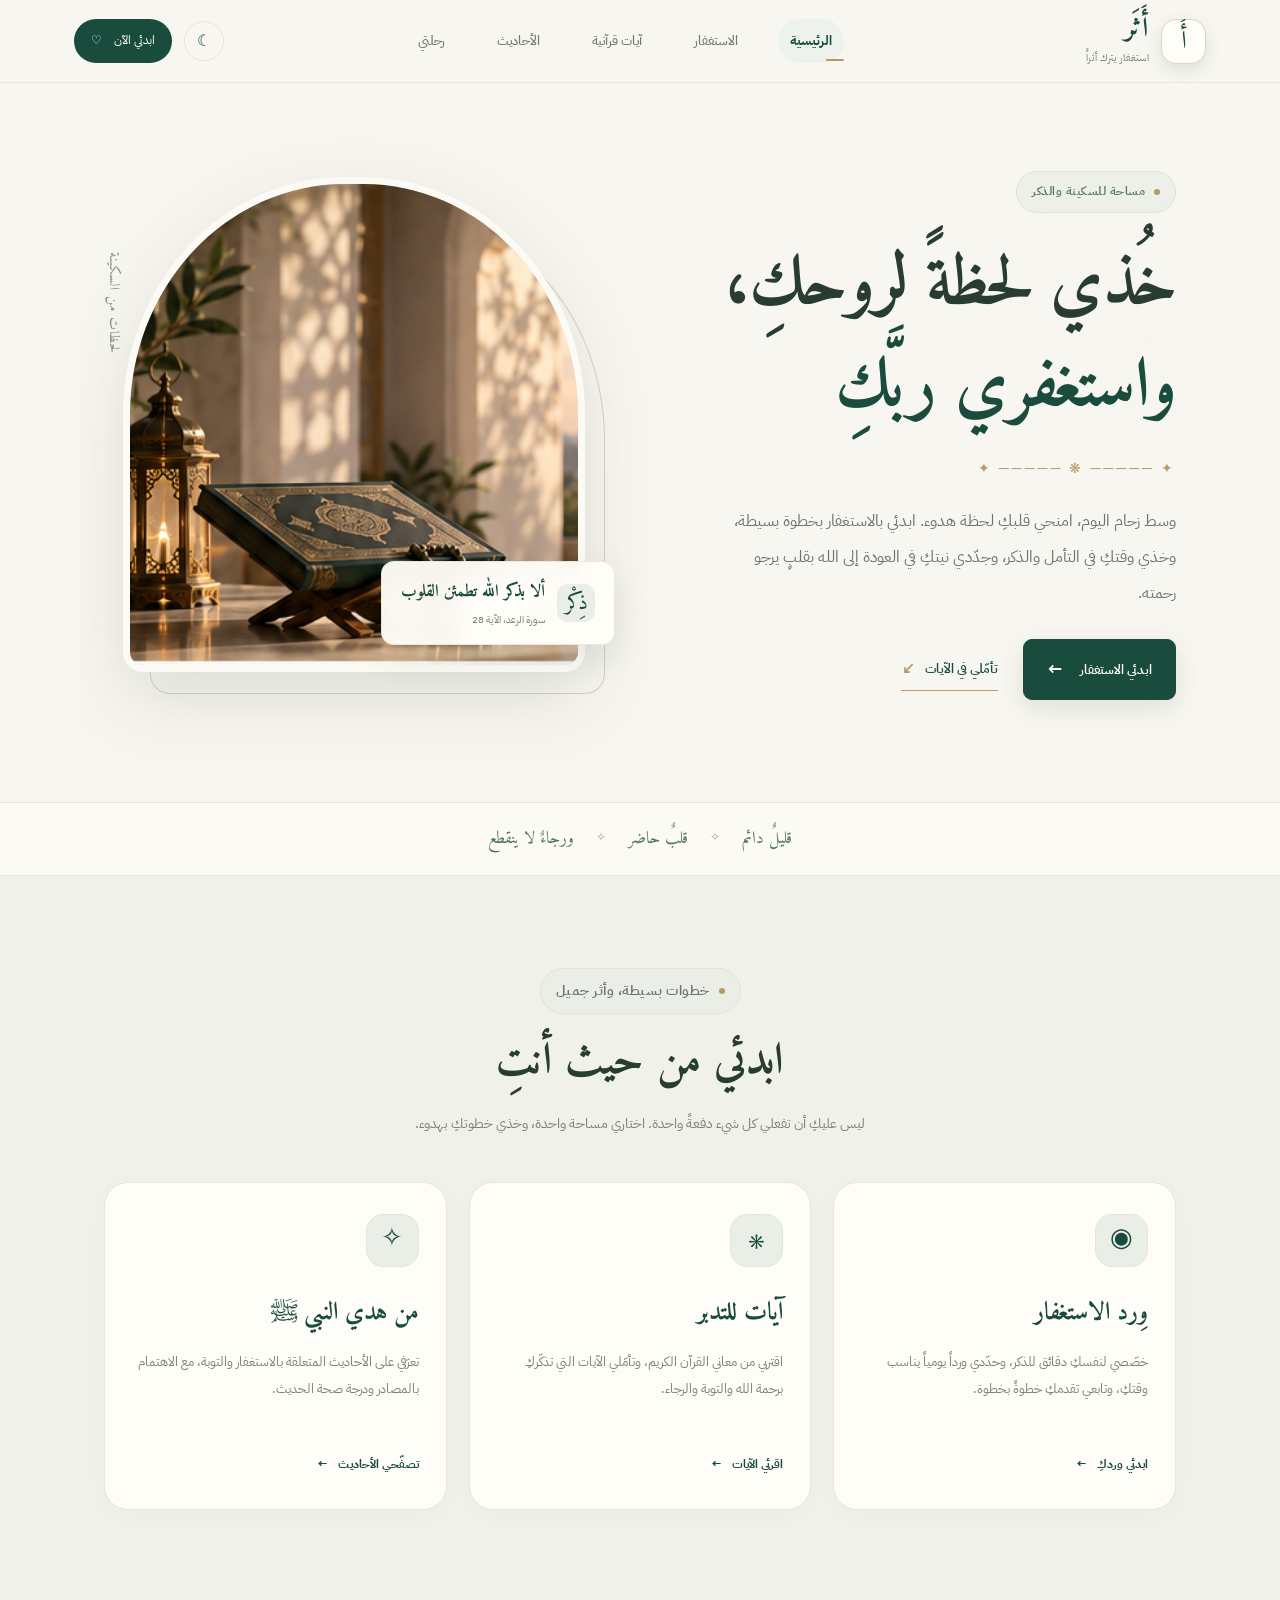
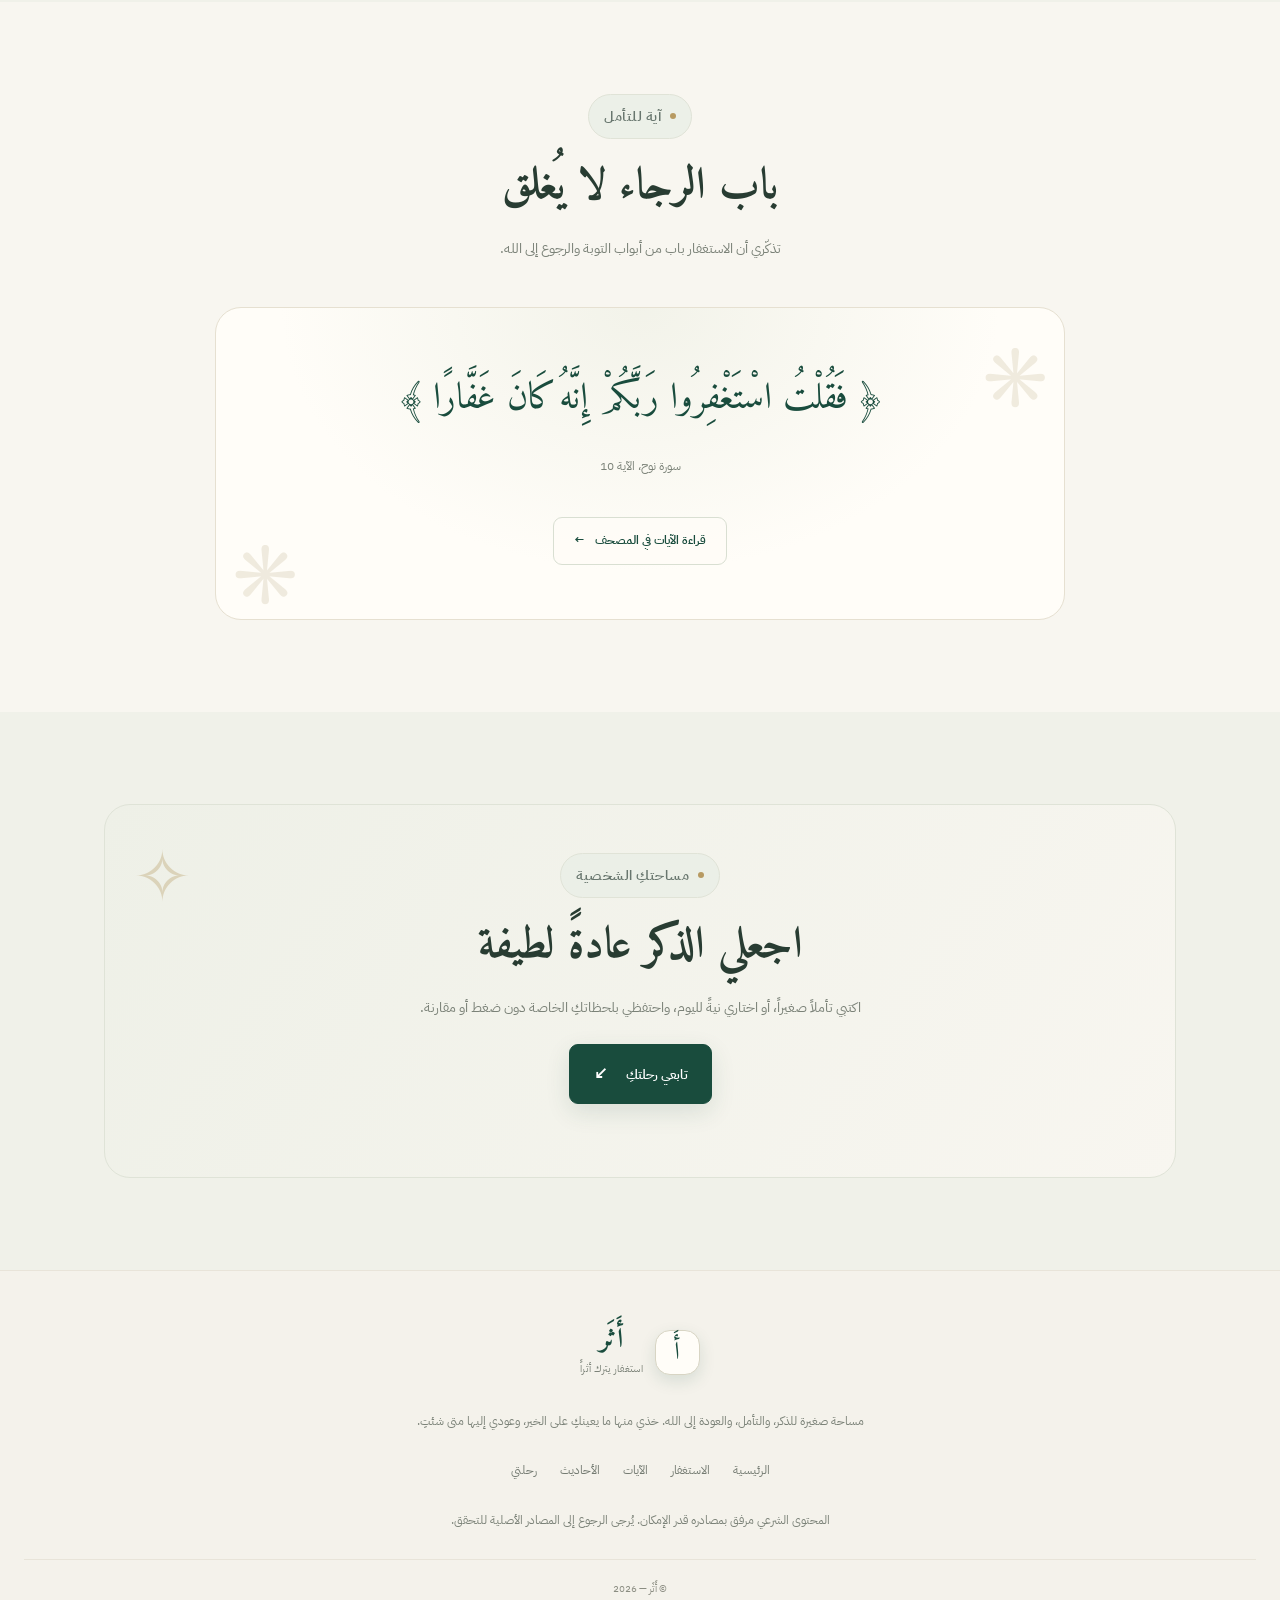
<file: index.html>
<!doctype html>
<html lang="ar" dir="rtl">
<head>
  <meta charset="utf-8">
  <meta name="viewport" content="width=device-width, initial-scale=1">
  <meta name="theme-color" content="#194c3d">
  <meta name="description" content="أَثَر — مساحة هادئة للاستغفار والتدبر والذكر، والعودة إلى الله بقلب مطمئن.">

  <title>أَثَر | استغفار يترك أثراً</title>

  <link rel="preconnect" href="https://fonts.googleapis.com">
  <link rel="preconnect" href="https://fonts.gstatic.com" crossorigin>
  <link href="https://fonts.googleapis.com/css2?family=Amiri:wght@400;700&family=IBM+Plex+Sans+Arabic:wght@400;500;600;700&display=swap" rel="stylesheet">

  <link rel="stylesheet" href="styles.css">

  <style>
    /* =========================================
       ATHAR — Peaceful Homepage Design
       ========================================= */

    :root {
      --athar-green: #194c3d;
      --athar-deep: #12382e;
      --athar-light-green: #547765;
      --athar-sage: #e9eee6;
      --athar-cream: #f8f6f0;
      --athar-paper: #fffdf8;
      --athar-gold: #b79a62;
      --athar-ink: #283c32;
      --athar-muted: #7b8278;
      --athar-line: #e8e4d9;
      --athar-radius: 24px;
      --athar-shadow: 0 18px 55px rgba(28, 59, 43, .08);
    }

    html {
      scroll-behavior: smooth;
      scroll-padding-top: 100px;
    }

    body {
      margin: 0;
      background: var(--athar-cream);
      color: var(--athar-ink);
      font-family: "IBM Plex Sans Arabic", sans-serif;
      -webkit-font-smoothing: antialiased;
    }

    body,
    button,
    input,
    textarea {
      font-family: "IBM Plex Sans Arabic", sans-serif;
    }

    a {
      text-decoration: none;
    }

    button,
    a {
      -webkit-tap-highlight-color: transparent;
    }

    .container {
      width: min(1160px, calc(100% - 48px));
      margin-inline: auto;
    }

    /* Navigation */

    .site-header {
      position: sticky;
      top: 0;
      z-index: 100;
      background: rgba(248, 246, 240, .92);
      border-bottom: 1px solid rgba(232, 228, 217, .8);
      backdrop-filter: blur(18px);
      -webkit-backdrop-filter: blur(18px);
    }

    .header-inner {
      width: min(1240px, calc(100% - 48px));
      min-height: 82px;
      margin-inline: auto;
      display: flex;
      align-items: center;
      justify-content: space-between;
      gap: 24px;
    }

    .brand {
      display: inline-flex;
      align-items: center;
      gap: 12px;
      color: var(--athar-green);
      flex-shrink: 0;
    }

    .brand-mark {
      width: 45px;
      height: 45px;
      display: grid;
      place-items: center;
      border: 1px solid #d8d5c4;
      border-radius: 15px;
      background: var(--athar-paper);
      font-family: "Amiri", serif;
      font-size: 25px;
      color: var(--athar-green);
    }

    .brand strong,
    .brand small {
      display: block;
    }

    .brand strong {
      font-family: "Amiri", serif;
      font-size: 27px;
      line-height: 1.1;
    }

    .brand small {
      margin-top: 4px;
      color: var(--athar-muted);
      font-size: 10px;
    }

    .nav {
      display: flex;
      align-items: center;
      justify-content: center;
      gap: clamp(14px, 2.2vw, 30px);
    }

    .nav a {
      position: relative;
      padding-block: 10px;
      color: #747b72;
      font-size: 13px;
      font-weight: 500;
      transition: color .25s ease;
    }

    .nav a:hover,
    .nav a.active {
      color: var(--athar-green);
    }

    .nav a.active::after {
      content: "";
      position: absolute;
      bottom: 2px;
      right: 0;
      width: 18px;
      height: 2px;
      border-radius: 10px;
      background: var(--athar-gold);
    }

    .header-actions {
      display: flex;
      align-items: center;
      gap: 12px;
    }

    .icon-btn {
      width: 40px;
      height: 40px;
      display: grid;
      place-items: center;
      border: 1px solid var(--athar-line);
      border-radius: 50%;
      background: transparent;
      color: var(--athar-green);
      cursor: pointer;
      transition: background .2s ease;
    }

    .icon-btn:hover {
      background: var(--athar-sage);
    }

    .small-cta {
      padding: 11px 17px;
      border-radius: 30px;
      background: var(--athar-green);
      color: white;
      font-size: 12px;
      transition: background .25s, transform .25s;
    }

    .small-cta:hover {
      background: var(--athar-deep);
      transform: translateY(-2px);
    }

    .menu-toggle {
      display: none;
      border: 0;
      background: transparent;
      color: var(--athar-green);
      font-size: 25px;
      cursor: pointer;
    }

    /* Hero */

    .home-hero {
      position: relative;
      isolation: isolate;
      min-height: 650px;
      display: grid;
      grid-template-columns: 1.03fr .97fr;
      align-items: center;
      gap: clamp(35px, 6vw, 88px);
      padding-top: 68px;
      padding-bottom: 82px;
    }

    .home-hero::before {
      content: "";
      position: absolute;
      z-index: -1;
      width: 390px;
      height: 390px;
      top: 65px;
      right: -145px;
      border-radius: 50%;
      background: radial-gradient(
        circle,
        rgba(220, 225, 208, .44),
        rgba(248, 246, 240, 0) 70%
      );
      pointer-events: none;
    }

    .hero-copy {
      max-width: 535px;
      padding-block: 20px;
    }

    .eyebrow {
      display: inline-flex;
      align-items: center;
      gap: 9px;
      width: fit-content;
      margin: 0 0 22px;
      padding: 9px 15px;
      border: 1px solid #e0e3d7;
      border-radius: 40px;
      background: rgba(233, 238, 230, .75);
      color: var(--athar-light-green);
      font-size: 12px;
      font-weight: 600;
    }

    .eyebrow::before {
      content: "";
      width: 6px;
      height: 6px;
      border-radius: 50%;
      background: var(--athar-gold);
    }

    .home-hero h1 {
      margin: 0;
      color: var(--athar-ink);
      font-family: "Amiri", serif;
      font-size: clamp(49px, 5.4vw, 76px);
      font-weight: 700;
      line-height: 1.48;
      letter-spacing: -.8px;
    }

    .home-hero h1 em {
      display: inline-block;
      color: var(--athar-green);
      font-style: normal;
    }

    .ornament {
      margin: 17px 0 22px;
      color: var(--athar-gold);
      font-size: 14px;
      letter-spacing: 3px;
    }

    .intro {
      max-width: 430px;
      margin: 0 0 30px;
      color: var(--athar-muted);
      font-size: 15px;
      line-height: 2.25;
    }

    .hero-actions {
      display: flex;
      align-items: center;
      flex-wrap: wrap;
      gap: 25px;
    }

    .primary-btn {
      min-height: 48px;
      display: inline-flex;
      align-items: center;
      justify-content: center;
      gap: 17px;
      padding: 13px 23px;
      border: 1px solid var(--athar-green);
      border-radius: 9px;
      background: var(--athar-green);
      color: white;
      box-shadow: 0 8px 24px rgba(25, 76, 61, .12);
      font-size: 13px;
      font-weight: 600;
      transition: transform .25s ease, background .25s ease,
        box-shadow .25s ease;
    }

    .primary-btn:hover {
      transform: translateY(-3px);
      background: var(--athar-deep);
      box-shadow: 0 12px 28px rgba(25, 76, 61, .18);
    }

    .primary-btn span {
      font-size: 18px;
      transition: transform .25s ease;
    }

    .primary-btn:hover span {
      transform: translateX(-4px);
    }

    .text-link {
      display: inline-flex;
      align-items: center;
      gap: 9px;
      color: var(--athar-green);
      font-size: 13px;
      font-weight: 600;
    }

    .text-link::after {
      content: "↙";
      color: var(--athar-gold);
      font-size: 17px;
      transition: transform .2s ease;
    }

    .text-link:hover::after {
      transform: translate(-3px, 3px);
    }

    /* Hero image: hero.png */

    .hero-visual {
      position: relative;
      width: 100%;
      max-width: 480px;
      justify-self: center;
      padding: 0 0 22px 18px;
    }

    .hero-image {
      position: relative;
      width: 100%;
      height: 495px;
      overflow: hidden;
      border: 7px solid rgba(255, 253, 248, .9);
      border-radius: 48% 48% 20px 20px;
      background: #e5e6d9;
      box-shadow: 0 26px 75px rgba(34, 62, 45, .13);
    }

    .hero-image img {
      display: block;
      width: 100%;
      height: 100%;
      object-fit: cover;
      object-position: center;
      transition: transform .8s cubic-bezier(.2, .7, .2, 1);
    }

    .hero-image:hover img {
      transform: scale(1.035);
    }

    .hero-visual::before {
      content: "";
      position: absolute;
      z-index: -1;
      top: 28px;
      right: -20px;
      bottom: 0;
      left: 45px;
      border: 1px solid #d8d2bf;
      border-radius: 48% 48% 20px 20px;
    }

    .hero-note {
      position: absolute;
      right: -30px;
      bottom: 49px;
      z-index: 2;
      display: flex;
      align-items: center;
      gap: 12px;
      max-width: 250px;
      padding: 15px 19px;
      border: 1px solid rgba(232, 228, 217, .8);
      border-radius: 13px;
      background: rgba(255, 253, 248, .96);
      box-shadow: 0 12px 35px rgba(34, 62, 45, .1);
      backdrop-filter: blur(10px);
    }

    .hero-note-icon {
      width: 38px;
      height: 38px;
      display: grid;
      place-items: center;
      flex-shrink: 0;
      border-radius: 11px;
      background: var(--athar-sage);
      color: var(--athar-green);
      font-family: "Amiri", serif;
      font-size: 22px;
    }

    .hero-note strong {
      display: block;
      color: var(--athar-green);
      font-family: "Amiri", serif;
      font-size: 17px;
    }

    .hero-note small {
      display: block;
      margin-top: 3px;
      color: var(--athar-muted);
      font-size: 10px;
    }

    .hero-caption {
      position: absolute;
      left: -5px;
      top: 75px;
      writing-mode: vertical-rl;
      color: #89917e;
      font-family: "Amiri", serif;
      font-size: 14px;
      letter-spacing: 1px;
    }

    /* Introductory strip */

    .quiet-strip {
      padding: 21px 0;
      border-top: 1px solid var(--athar-line);
      border-bottom: 1px solid var(--athar-line);
      background: rgba(255, 253, 248, .58);
    }

    .quiet-strip-inner {
      display: flex;
      align-items: center;
      justify-content: center;
      flex-wrap: wrap;
      gap: 22px;
      color: var(--athar-light-green);
      font-family: "Amiri", serif;
      font-size: 17px;
      text-align: center;
    }

    .quiet-strip .separator {
      color: var(--athar-gold);
      font-size: 12px;
    }

    /* General sections */

    .section {
      padding: 92px 0;
    }

    .section-tint {
      background: #f0f1e9;
    }

    .section-heading {
      max-width: 620px;
      margin: 0 auto 44px;
      text-align: center;
    }

    .section-heading .eyebrow {
      margin-bottom: 14px;
    }

    .section-heading h2 {
      margin: 0 0 12px;
      color: var(--athar-ink);
      font-family: "Amiri", serif;
      font-size: clamp(33px, 4vw, 44px);
      line-height: 1.6;
    }

    .section-heading > p:not(.eyebrow) {
      margin: 0 auto;
      color: var(--athar-muted);
      font-size: 14px;
      line-height: 2;
    }

    .grid-3 {
      display: grid;
      grid-template-columns: repeat(3, minmax(0, 1fr));
      gap: 22px;
    }

    .card {
      position: relative;
      padding: 31px 27px;
      border: 1px solid #e9e6dc;
      border-radius: var(--athar-radius);
      background: var(--athar-paper);
      box-shadow: 0 5px 24px rgba(28, 59, 43, .025);
      transition: transform .3s ease, box-shadow .3s ease,
        border-color .3s ease;
    }

    .card:hover {
      transform: translateY(-6px);
      border-color: #d9dfd1;
      box-shadow: var(--athar-shadow);
    }

    .card-icon {
      width: 53px;
      height: 53px;
      display: grid;
      place-items: center;
      margin-bottom: 24px;
      border: 1px solid #e3e6da;
      border-radius: 17px;
      background: var(--athar-sage);
      color: var(--athar-green);
      font-family: "Amiri", serif;
      font-size: 26px;
    }

    .card h3 {
      margin: 0 0 12px;
      color: var(--athar-green);
      font-family: "Amiri", serif;
      font-size: 25px;
    }

    .card p {
      min-height: 64px;
      margin: 0 0 24px;
      color: var(--athar-muted);
      font-size: 13px;
      line-height: 2.1;
    }

    .card-link {
      display: inline-flex;
      align-items: center;
      gap: 10px;
      color: var(--athar-green);
      font-size: 12px;
      font-weight: 700;
    }

    .card-link:hover {
      color: var(--athar-gold);
    }

    /* Quran quote */

    .quote-card {
      position: relative;
      max-width: 850px;
      margin-inline: auto;
      padding: 54px 35px;
      overflow: hidden;
      border: 1px solid #e6e0d1;
      border-radius: 26px;
      background:
        radial-gradient(ellipse at 50% 0%, rgba(222, 226, 210, .38), transparent 60%),
        var(--athar-paper);
      text-align: center;
    }

    .quote-card::before,
    .quote-card::after {
      position: absolute;
      color: #e3dcc9;
      font-family: "Amiri", serif;
      font-size: 105px;
      line-height: 1;
      pointer-events: none;
    }

    .quote-card::before {
      content: "۞";
      top: 9px;
      right: 15px;
      opacity: .55;
    }

    .quote-card::after {
      content: "۞";
      bottom: 0;
      left: 15px;
      opacity: .55;
    }

    .quote-text {
      position: relative;
      margin: 0 0 20px;
      color: var(--athar-green);
      font-family: "Amiri", serif;
      font-size: clamp(25px, 4vw, 37px);
      line-height: 2;
    }

    .meta {
      margin: 0 0 27px;
      color: var(--athar-muted);
      font-size: 12px;
    }

    .outline-btn {
      position: relative;
      z-index: 1;
      display: inline-flex;
      align-items: center;
      justify-content: center;
      padding: 12px 20px;
      border: 1px solid #d9dfd2;
      border-radius: 9px;
      color: var(--athar-green);
      background: rgba(255, 253, 248, .8);
      font-size: 12px;
      font-weight: 600;
      transition: background .25s, color .25s;
    }

    .outline-btn:hover {
      background: var(--athar-green);
      color: white;
    }

    /* Personal journey */

    .journey-panel {
      position: relative;
      overflow: hidden;
      padding: 48px 35px;
      border: 1px solid #dfe3d7;
      border-radius: 26px;
      background: linear-gradient(125deg, #eef0e7, #f8f6f0);
      text-align: center;
    }

    .journey-panel::after {
      content: "✧";
      position: absolute;
      top: 10px;
      left: 28px;
      color: #c7b58b;
      font-size: 70px;
      opacity: .5;
    }

    .journey-panel .section-heading {
      margin-bottom: 25px;
    }

    .journey-panel .primary-btn {
      margin-top: 22px;
    }

    /* Footer */

    .footer {
      padding: 55px 24px 25px;
      border-top: 1px solid var(--athar-line);
      background: #f4f2eb;
      text-align: center;
    }

    .footer > .brand {
      justify-content: center;
    }

    .footer > p {
      max-width: 490px;
      margin: 19px auto;
      color: var(--athar-muted);
      font-size: 12px;
      line-height: 2.1;
    }

    .footer-links {
      display: flex;
      justify-content: center;
      flex-wrap: wrap;
      gap: 23px;
      margin: 26px auto;
    }

    .footer-links a {
      color: #747b72;
      font-size: 12px;
      transition: color .2s;
    }

    .footer-links a:hover {
      color: var(--athar-green);
    }

    .footer > small {
      display: block;
      margin-top: 26px;
      padding-top: 20px;
      border-top: 1px solid var(--athar-line);
      color: #8b8d82;
      font-size: 10px;
    }

    .toast {
      position: fixed;
      z-index: 200;
      right: 20px;
      bottom: 20px;
    }

    /* Existing dark-mode support */

    body.dark-mode {
      --athar-cream: #17251f;
      --athar-paper: #1d2d25;
      --athar-ink: #e8e9df;
      --athar-muted: #b0b8ad;
      --athar-line: #34453a;
      --athar-sage: #293d31;
      --athar-green: #b5d1b9;
      --athar-deep: #d1e1d0;
      --athar-light-green: #bdcdb8;
      --athar-gold: #cbb17b;
      background: var(--athar-cream);
      color: var(--athar-ink);
    }

    body.dark-mode .site-header,
    body.dark-mode .footer {
      background: rgba(23, 37, 31, .96);
      border-color: var(--athar-line);
    }

    body.dark-mode .section-tint {
      background: #1b2b23;
    }

    body.dark-mode .quiet-strip {
      background: #1d2d25;
      border-color: var(--athar-line);
    }

    body.dark-mode .nav a {
      color: #bac4b8;
    }

    body.dark-mode .nav a.active,
    body.dark-mode .nav a:hover,
    body.dark-mode .text-link,
    body.dark-mode .card-link {
      color: var(--athar-green);
    }

    body.dark-mode .hero-image {
      border-color: #26372d;
    }

    body.dark-mode .hero-note {
      background: #1d2d25;
      border-color: var(--athar-line);
    }

    body.dark-mode .hero-note strong,
    body.dark-mode .card h3,
    body.dark-mode .quote-text {
      color: var(--athar-green);
    }

    body.dark-mode .card {
      border-color: var(--athar-line);
    }

    body.dark-mode .quote-card,
    body.dark-mode .journey-panel {
      background: #1d2d25;
      border-color: var(--athar-line);
    }

    body.dark-mode .section-heading h2 {
      color: var(--athar-ink);
    }

    body.dark-mode .outline-btn {
      background: #25392e;
      border-color: var(--athar-line);
      color: var(--athar-green);
    }

    /* Responsive design */

    @media (min-width: 1500px) {
      .home-hero {
        min-height: 700px;
      }
    }

    @media (max-width: 1050px) {
      .header-inner {
        gap: 15px;
      }

      .nav {
        gap: 15px;
      }

      .nav a {
        font-size: 12px;
      }

      .home-hero {
        min-height: 570px;
        gap: 35px;
      }

      .hero-image {
        height: 420px;
      }

      .hero-note {
        right: -15px;
      }

      .home-hero h1 {
        font-size: clamp(47px, 5.5vw, 65px);
      }
    }

    @media (max-width: 800px) {
      .header-inner {
        min-height: 73px;
      }

      .menu-toggle {
        display: block;
        order: 3;
      }

      .header-actions {
        margin-inline-start: auto;
      }

      .nav {
        position: absolute;
        top: calc(100% + 1px);
        right: 20px;
        left: 20px;
        display: none;
        flex-direction: column;
        align-items: stretch;
        gap: 2px;
        padding: 12px;
        border: 1px solid var(--athar-line);
        border-radius: 16px;
        background: var(--athar-paper);
        box-shadow: var(--athar-shadow);
      }

      .nav.open {
        display: flex;
      }

      .nav a {
        padding: 12px 14px;
        border-radius: 8px;
        font-size: 13px;
      }

      .nav a.active::after {
        display: none;
      }

      .nav a.active,
      .nav a:hover {
        background: var(--athar-sage);
      }

      .home-hero {
        min-height: unset;
        grid-template-columns: 1fr;
        gap: 40px;
        padding-top: 35px;
        padding-bottom: 60px;
      }

      .hero-visual {
        grid-row: 1;
        width: min(100%, 430px);
        padding-left: 10px;
      }

      .hero-image {
        height: 430px;
      }

      .hero-copy {
        max-width: 580px;
        padding: 0;
        margin-inline: auto;
        text-align: center;
      }

      .home-hero .eyebrow {
        margin-inline: auto;
      }

      .home-hero h1 {
        font-size: clamp(47px, 8vw, 66px);
      }

      .ornament {
        margin-block: 12px 18px;
      }

      .intro {
        margin-inline: auto;
      }

      .hero-actions {
        justify-content: center;
      }

      .hero-caption {
        left: 0;
        top: 50px;
      }

      .grid-3 {
        grid-template-columns: 1fr;
        max-width: 520px;
        margin-inline: auto;
      }

      .card p {
        min-height: unset;
      }

      .section {
        padding: 70px 0;
      }
    }

    @media (max-width: 480px) {
      .container {
        width: calc(100% - 34px);
      }

      .header-inner {
        width: calc(100% - 30px);
        gap: 9px;
      }

      .brand-mark {
        width: 39px;
        height: 39px;
      }

      .brand strong {
        font-size: 23px;
      }

      .brand small {
        font-size: 9px;
      }

      .small-cta {
        padding: 10px 12px;
        font-size: 11px;
      }

      .header-actions {
        gap: 7px;
      }

      .icon-btn {
        width: 35px;
        height: 35px;
      }

      .home-hero {
        gap: 32px;
        padding-top: 25px;
        padding-bottom: 44px;
      }

      .hero-visual {
        width: calc(100% - 12px);
        padding-left: 4px;
      }

      .hero-image {
        height: 345px;
        border-width: 5px;
        border-radius: 48% 48% 17px 17px;
      }

      .hero-visual::before {
        top: 19px;
        right: -8px;
        left: 25px;
      }

      .hero-note {
        right: -8px;
        bottom: 28px;
        gap: 9px;
        max-width: 220px;
        padding: 11px 13px;
      }

      .hero-note-icon {
        width: 33px;
        height: 33px;
      }

      .hero-note strong {
        font-size: 15px;
      }

      .hero-note small {
        font-size: 9px;
      }

      .hero-caption {
        left: -7px;
        top: 40px;
        font-size: 11px;
      }

      .home-hero h1 {
        font-size: clamp(42px, 11vw, 53px);
        line-height: 1.55;
      }

      .eyebrow {
        font-size: 11px;
      }

      .intro {
        font-size: 13px;
        line-height: 2.2;
      }

      .hero-actions {
        gap: 17px;
      }

      .primary-btn {
        padding: 12px 17px;
        font-size: 12px;
      }

      .text-link {
        font-size: 12px;
      }

      .quiet-strip-inner {
        gap: 10px;
        font-size: 14px;
      }

      .section {
        padding: 57px 0;
      }

      .section-heading {
        margin-bottom: 30px;
      }

      .section-heading h2 {
        font-size: 34px;
      }

      .card {
        padding: 26px 23px;
      }

      .quote-card {
        padding: 43px 20px;
      }

      .quote-text {
        font-size: 25px;
      }

      .journey-panel {
        padding: 38px 20px;
      }

      .footer-links {
        gap: 17px;
      }
    }

    @media (prefers-reduced-motion: reduce) {
      *,
      *::before,
      *::after {
        scroll-behavior: auto !important;
        transition-duration: .01ms !important;
        animation-duration: .01ms !important;
        animation-iteration-count: 1 !important;
      }
    }
  </style>
</head>

<body>

  <!-- Header -->
  <header class="site-header">
    <div class="header-inner">

      <a class="brand" href="index.html" aria-label="أثر - الرئيسية">
        <span class="brand-mark">أَ</span>
        <span>
          <strong>أَثَر</strong>
          <small>استغفار يترك أثراً</small>
        </span>
      </a>

      <button
        class="menu-toggle"
        id="menuToggle"
        aria-label="فتح القائمة"
        aria-expanded="false"
        aria-controls="nav"
        type="button"
      >☰</button>

      <nav class="nav" id="nav" aria-label="القائمة الرئيسية">
        <a class="active" href="index.html">الرئيسية</a>
        <a href="istighfar.html">الاستغفار</a>
        <a href="quran.html">آيات قرآنية</a>
        <a href="hadith.html">الأحاديث</a>
        <a href="journey.html">رحلتي</a>
      </nav>

      <div class="header-actions">
        <button
          class="icon-btn"
          id="themeToggle"
          type="button"
          aria-label="تبديل الوضع الليلي"
          title="الوضع الليلي"
        >☾</button>

        <a class="small-cta" href="istighfar.html">
          ابدئي الآن <span aria-hidden="true">♡</span>
        </a>
      </div>

    </div>
  </header>

  <main>

    <!-- Hero Section -->
    <section class="container hero home-hero" aria-label="مقدمة موقع أثر">

      <div class="hero-copy">

        <p class="eyebrow">مساحة للسكينة والذكر</p>

        <h1>
          خُذي لحظةً لروحكِ،
          <br>
          <em>واستغفري ربَّكِ</em>
        </h1>

        <div class="ornament" aria-hidden="true">
          ✦ ───── ❋ ───── ✦
        </div>

        <p class="intro">
          وسط زحام اليوم، امنحي قلبكِ لحظة هدوء.
          ابدئي بالاستغفار بخطوة بسيطة، وخذي وقتكِ في
          التأمل والذكر، وجدّدي نيتكِ في العودة إلى الله
          بقلبٍ يرجو رحمته.
        </p>

        <div class="hero-actions">
          <a class="primary-btn" href="istighfar.html">
            ابدئي الاستغفار
            <span aria-hidden="true">←</span>
          </a>

          <a class="text-link" href="quran.html">
            تأمّلي في الآيات
          </a>
        </div>

      </div>

      <!-- The image is loaded from hero.png -->
      <div class="hero-visual">

        <div class="hero-image">
          <img
            src="hero.png"
            alt="مشهد هادئ يبعث على السكينة والتأمل والذكر"
            fetchpriority="high"
          >
        </div>

        <div class="hero-note">
          <span class="hero-note-icon" aria-hidden="true">ذِكْر</span>
          <span>
            <strong>ألا بذكر الله تطمئن القلوب</strong>
            <small>سورة الرعد، الآية 28</small>
          </span>
        </div>

        <div class="hero-caption" aria-hidden="true">
          لحظات من السكينة
        </div>

      </div>

    </section>

    <!-- Calm Divider -->
    <section class="quiet-strip" aria-label="رسالة الموقع">
      <div class="container quiet-strip-inner">
        <span>قليلٌ دائم</span>
        <span class="separator" aria-hidden="true">✧</span>
        <span>قلبٌ حاضر</span>
        <span class="separator" aria-hidden="true">✧</span>
        <span>ورجاءٌ لا ينقطع</span>
      </div>
    </section>

    <!-- Main Features -->
    <section class="section section-tint">
      <div class="container">

        <div class="section-heading">
          <p class="eyebrow">خطوات بسيطة، وأثر جميل</p>
          <h2>ابدئي من حيث أنتِ</h2>
          <p>
            ليس عليكِ أن تفعلي كل شيء دفعةً واحدة.
            اختاري مساحة واحدة، وخذي خطوتكِ بهدوء.
          </p>
        </div>

        <div class="grid-3">

          <article class="card">
            <div class="card-icon" aria-hidden="true">◉</div>
            <h3>وِرد الاستغفار</h3>
            <p>
              خصّصي لنفسكِ دقائق للذكر، وحدّدي ورداً
              يومياً يناسب وقتكِ، وتابعي تقدمكِ خطوةً بخطوة.
            </p>
            <a class="card-link" href="istighfar.html">
              ابدئي وردكِ <span aria-hidden="true">←</span>
            </a>
          </article>

          <article class="card">
            <div class="card-icon" aria-hidden="true">۞</div>
            <h3>آيات للتدبر</h3>
            <p>
              اقتربي من معاني القرآن الكريم، وتأمّلي
              الآيات التي تذكّركِ برحمة الله والتوبة والرجاء.
            </p>
            <a class="card-link" href="quran.html">
              اقرئي الآيات <span aria-hidden="true">←</span>
            </a>
          </article>

          <article class="card">
            <div class="card-icon" aria-hidden="true">✧</div>
            <h3>من هدي النبي ﷺ</h3>
            <p>
              تعرّفي على الأحاديث المتعلقة بالاستغفار
              والتوبة، مع الاهتمام بالمصادر ودرجة صحة الحديث.
            </p>
            <a class="card-link" href="hadith.html">
              تصفّحي الأحاديث <span aria-hidden="true">←</span>
            </a>
          </article>

        </div>
      </div>
    </section>

    <!-- Quran Verse -->
    <section class="section">
      <div class="container">

        <div class="section-heading">
          <p class="eyebrow">آية للتأمل</p>
          <h2>باب الرجاء لا يُغلق</h2>
          <p>
            تذكّري أن الاستغفار باب من أبواب التوبة
            والرجوع إلى الله.
          </p>
        </div>

        <div class="quote-card">

          <p class="quote-text">
            ﴿ فَقُلْتُ اسْتَغْفِرُوا رَبَّكُمْ
            إِنَّهُ كَانَ غَفَّارًا ﴾
          </p>

          <p class="meta">سورة نوح، الآية 10</p>

          <a
            class="outline-btn"
            href="https://quran.com/71/10-12"
            target="_blank"
            rel="noopener noreferrer"
          >
            قراءة الآيات في المصحف
            <span aria-hidden="true"> ←</span>
          </a>

        </div>
      </div>
    </section>

    <!-- Personal Journey -->
    <section class="section section-tint">
      <div class="container">

        <div class="journey-panel">
          <div class="section-heading">
            <p class="eyebrow">مساحتكِ الشخصية</p>
            <h2>اجعلي الذكر عادةً لطيفة</h2>
            <p>
              اكتبي تأملاً صغيراً، أو اختاري نيةً لليوم،
              واحتفظي بلحظاتكِ الخاصة دون ضغط أو مقارنة.
            </p>
            <a class="primary-btn" href="journey.html">
              تابعي رحلتكِ
              <span aria-hidden="true">↙</span>
            </a>
          </div>
        </div>

      </div>
    </section>

  </main>

  <!-- Footer -->
  <footer class="footer">

    <a class="brand" href="index.html">
      <span class="brand-mark">أَ</span>
      <span>
        <strong>أَثَر</strong>
        <small>استغفار يترك أثراً</small>
      </span>
    </a>

    <p>
      مساحة صغيرة للذكر، والتأمل، والعودة إلى الله.
      خذي منها ما يعينكِ على الخير، وعودي إليها متى شئتِ.
    </p>

    <div class="footer-links">
      <a href="index.html">الرئيسية</a>
      <a href="istighfar.html">الاستغفار</a>
      <a href="quran.html">الآيات</a>
      <a href="hadith.html">الأحاديث</a>
      <a href="journey.html">رحلتي</a>
    </div>

    <p>
      المحتوى الشرعي مرفق بمصادره قدر الإمكان.
      يُرجى الرجوع إلى المصادر الأصلية للتحقق.
    </p>

    <small>© أَثَر — 2026</small>

  </footer>

  <div class="toast" id="toast" role="status" aria-live="polite"></div>

  <!-- Existing website functionality -->
  <script src="script.js"></script>

  <!-- Navigation fallback and theme toggle -->
  <script>
    (() => {
      const menuToggle = document.getElementById("menuToggle");
      const nav = document.getElementById("nav");
      const themeToggle = document.getElementById("themeToggle");

      if (menuToggle && nav) {
        menuToggle.addEventListener("click", () => {
          const isOpen = nav.classList.toggle("open");
          menuToggle.setAttribute("aria-expanded", String(isOpen));
          menuToggle.setAttribute(
            "aria-label",
            isOpen ? "إغلاق القائمة" : "فتح القائمة"
          );
          menuToggle.textContent = isOpen ? "×" : "☰";
        });

        nav.querySelectorAll("a").forEach((link) => {
          link.addEventListener("click", () => {
            nav.classList.remove("open");
            menuToggle.setAttribute("aria-expanded", "false");
            menuToggle.setAttribute("aria-label", "فتح القائمة");
            menuToggle.textContent = "☰";
          });
        });

        document.addEventListener("click", (event) => {
          if (
            !nav.contains(event.target) &&
            !menuToggle.contains(event.target)
          ) {
            nav.classList.remove("open");
            menuToggle.setAttribute("aria-expanded", "false");
            menuToggle.setAttribute("aria-label", "فتح القائمة");
            menuToggle.textContent = "☰";
          }
        });
      }

      if (themeToggle) {
        themeToggle.addEventListener("click", () => {
          const isDark = document.body.classList.toggle("dark-mode");

          themeToggle.textContent = isDark ? "☀" : "☾";
          themeToggle.setAttribute(
            "aria-label",
            isDark ? "تفعيل الوضع النهاري" : "تفعيل الوضع الليلي"
          );
          themeToggle.title = isDark ? "الوضع النهاري" : "الوضع الليلي";
        });
      }
    })();
  </script>

</body>
</html>
</file>
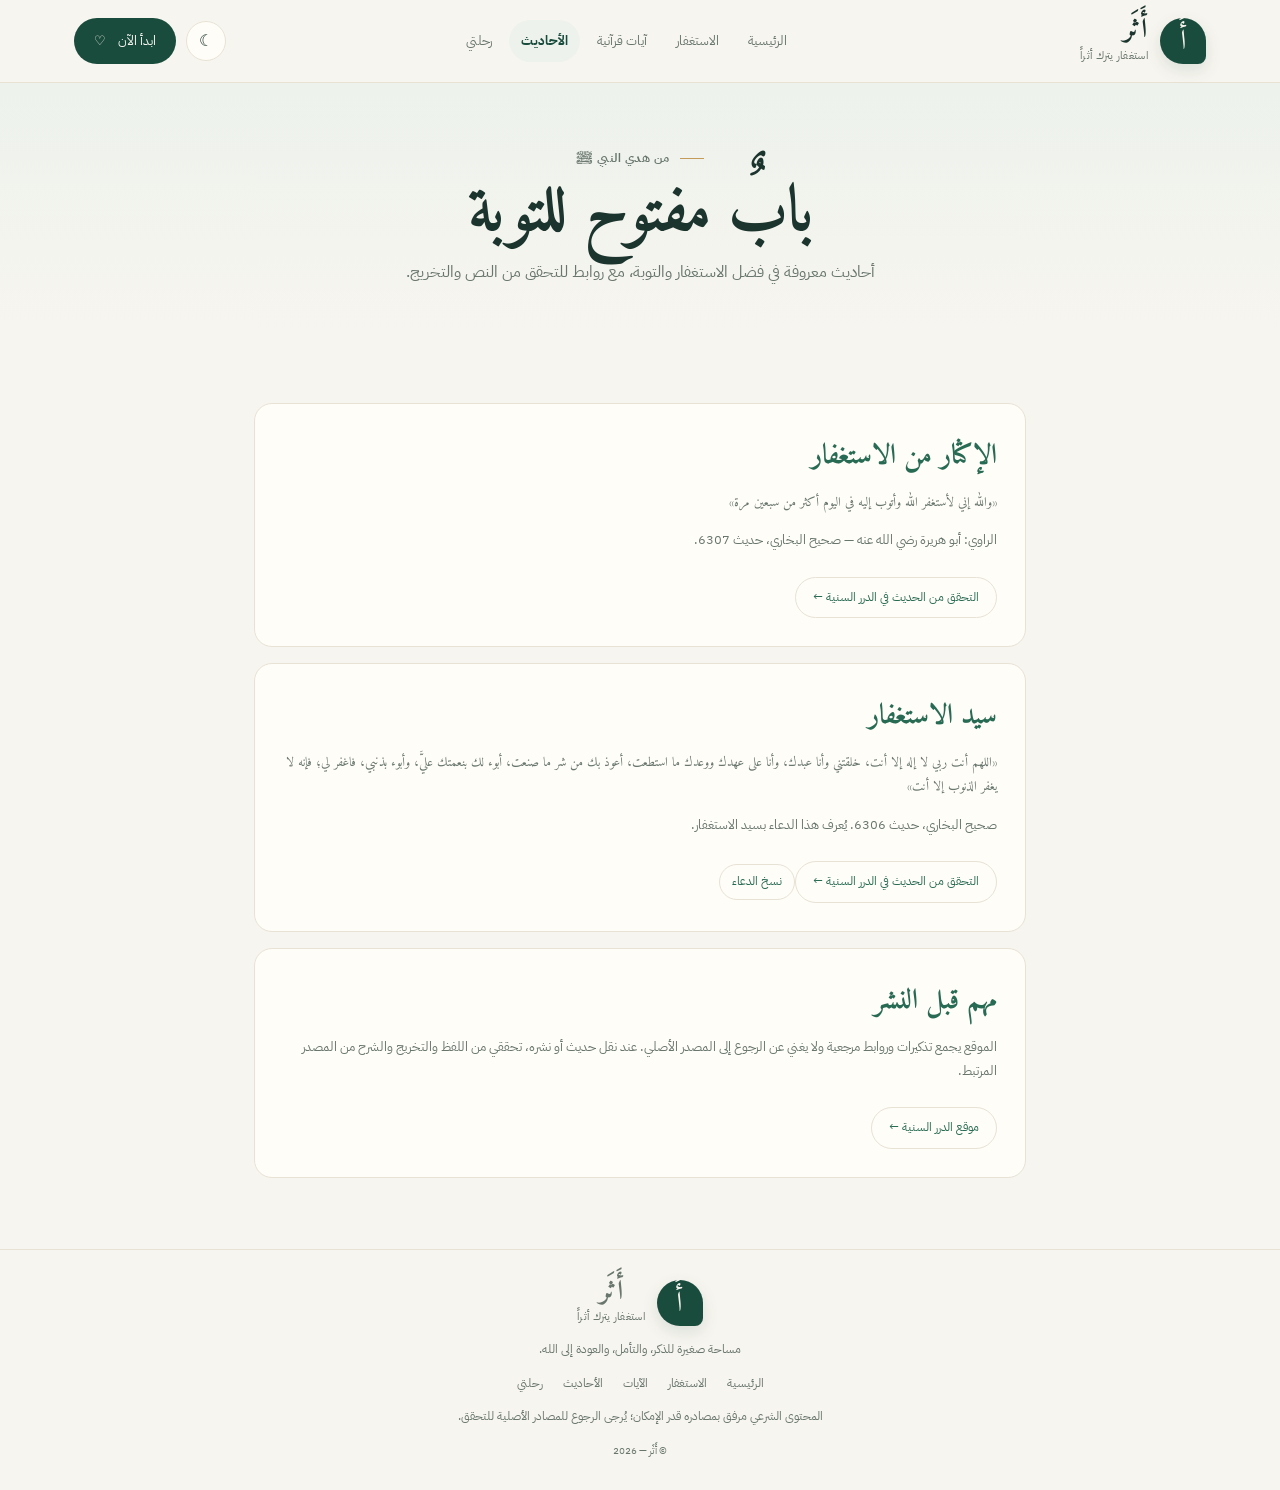
<file: hadith.html>
<!doctype html><html lang="ar" dir="rtl"><head><meta charset="utf-8"><meta name="viewport" content="width=device-width, initial-scale=1"><meta name="theme-color" content="#194c3d"><meta name="description" content="أحاديث عن الاستغفار والتوبة مع روابط التخريج في الدرر السنية."><title>الأحاديث | أَثَر</title><link rel="stylesheet" href="styles.css"></head><body><header class="site-header"><div class="header-inner"><a class="brand" href="index.html"><span class="brand-mark">أَ</span><span><strong>أَثَر</strong><small>استغفار يترك أثراً</small></span></a><button class="menu-toggle" id="menuToggle" aria-label="فتح القائمة" aria-expanded="false">☰</button><nav class="nav" id="nav"><a class="" href="index.html">الرئيسية</a><a class="" href="istighfar.html">الاستغفار</a><a class="" href="quran.html">آيات قرآنية</a><a class="active" href="hadith.html">الأحاديث</a><a class="" href="journey.html">رحلتي</a></nav><div class="header-actions"><button class="icon-btn" id="themeToggle" aria-label="تبديل الوضع الليلي" title="الوضع الليلي">☾</button><a class="small-cta" href="istighfar.html">ابدأ الآن <span>♡</span></a></div></div></header><main><section class="page-hero"><p class="eyebrow" style="justify-content:center">من هدي النبي ﷺ</p><h1>بابٌ مفتوح للتوبة</h1><p>أحاديث معروفة في فضل الاستغفار والتوبة، مع روابط للتحقق من النص والتخريج.</p></section><section class="section"><div class="container content-narrow"><article class="hadith-card"><h2>الإكثار من الاستغفار</h2><p class="quote-text">«والله إني لأستغفر الله وأتوب إليه في اليوم أكثر من سبعين مرة»</p><p>الراوي: أبو هريرة رضي الله عنه — صحيح البخاري، حديث 6307.</p><a class="outline-btn" href="https://dorar.net/h/Ef0iuGIu?osoul=1" target="_blank" rel="noopener">التحقق من الحديث في الدرر السنية ←</a></article><article class="hadith-card"><h2>سيد الاستغفار</h2><p class="quote-text">«اللهم أنت ربي لا إله إلا أنت، خلقتني وأنا عبدك، وأنا على عهدك ووعدك ما استطعت، أعوذ بك من شر ما صنعت، أبوء لك بنعمتك عليَّ، وأبوء بذنبي، فاغفر لي؛ فإنه لا يغفر الذنوب إلا أنت»</p><p>صحيح البخاري، حديث 6306. يُعرف هذا الدعاء بسيد الاستغفار.</p><a class="outline-btn" href="https://dorar.net/h/iBzlsNbo?osoul=1" target="_blank" rel="noopener">التحقق من الحديث في الدرر السنية ←</a><button class="copy-btn" data-copy="اللهم أنت ربي لا إله إلا أنت، خلقتني وأنا عبدك، وأنا على عهدك ووعدك ما استطعت، أعوذ بك من شر ما صنعت، أبوء لك بنعمتك عليَّ، وأبوء بذنبي، فاغفر لي؛ فإنه لا يغفر الذنوب إلا أنت">نسخ الدعاء</button></article><article class="hadith-card"><h2>مهم قبل النشر</h2><p>الموقع يجمع تذكيرات وروابط مرجعية ولا يغني عن الرجوع إلى المصدر الأصلي. عند نقل حديث أو نشره، تحققي من اللفظ والتخريج والشرح من المصدر المرتبط.</p><a class="outline-btn" href="https://dorar.net/" target="_blank" rel="noopener">موقع الدرر السنية ←</a></article></div></section></main><footer class="footer"><a class="brand" href="index.html"><span class="brand-mark">أَ</span><span><strong>أَثَر</strong><small>استغفار يترك أثراً</small></span></a><p>مساحة صغيرة للذكر، والتأمل، والعودة إلى الله.</p><div class="footer-links"><a href="index.html">الرئيسية</a><a href="istighfar.html">الاستغفار</a><a href="quran.html">الآيات</a><a href="hadith.html">الأحاديث</a><a href="journey.html">رحلتي</a></div><p>المحتوى الشرعي مرفق بمصادره قدر الإمكان؛ يُرجى الرجوع للمصادر الأصلية للتحقق.</p><small>© أَثَر — 2026</small></footer><div class="toast" id="toast" role="status" aria-live="polite"></div><script src="script.js"></script></body></html>
</file>
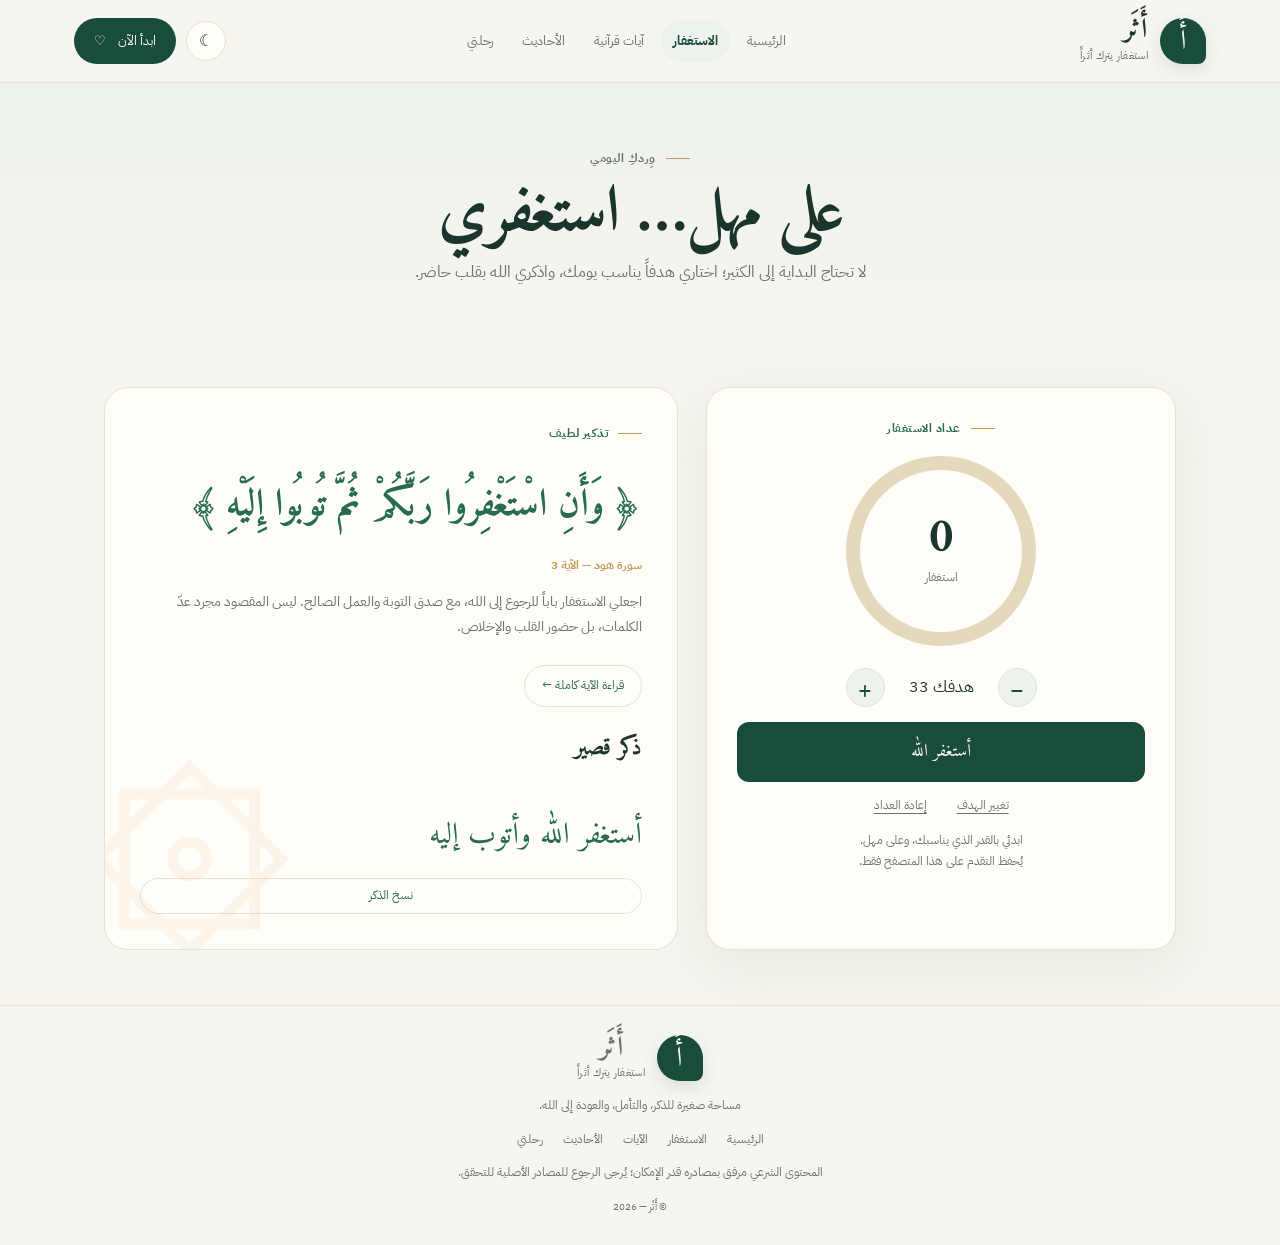
<file: istighfar.html>
<!doctype html><html lang="ar" dir="rtl"><head><meta charset="utf-8"><meta name="viewport" content="width=device-width, initial-scale=1"><meta name="theme-color" content="#194c3d"><meta name="description" content="عداد استغفار يومي وأذكار تساعد على بناء عادة الذكر."><title>الاستغفار | أَثَر</title><link rel="stylesheet" href="styles.css"></head><body><header class="site-header"><div class="header-inner"><a class="brand" href="index.html"><span class="brand-mark">أَ</span><span><strong>أَثَر</strong><small>استغفار يترك أثراً</small></span></a><button class="menu-toggle" id="menuToggle" aria-label="فتح القائمة" aria-expanded="false">☰</button><nav class="nav" id="nav"><a class="" href="index.html">الرئيسية</a><a class="active" href="istighfar.html">الاستغفار</a><a class="" href="quran.html">آيات قرآنية</a><a class="" href="hadith.html">الأحاديث</a><a class="" href="journey.html">رحلتي</a></nav><div class="header-actions"><button class="icon-btn" id="themeToggle" aria-label="تبديل الوضع الليلي" title="الوضع الليلي">☾</button><a class="small-cta" href="istighfar.html">ابدأ الآن <span>♡</span></a></div></div></header><main><section class="page-hero"><p class="eyebrow" style="justify-content:center">وِردكِ اليومي</p><h1>على مهل… استغفري</h1><p>لا تحتاج البداية إلى الكثير؛ اختاري هدفاً يناسب يومك، واذكري الله بقلب حاضر.</p></section><section class="section"><div class="container counter-layout"><div class="counter-card"><p class="eyebrow">عداد الاستغفار</p><div class="progress-ring" id="progressRing"><div class="ring-inner"><strong id="count">0</strong><span>استغفار</span></div></div><div class="counter-controls"><button class="round-btn" id="minusBtn" aria-label="إنقاص العدد">−</button><span id="goalLabel">هدفك 33</span><button class="round-btn" id="plusBtn" aria-label="زيادة العدد">+</button></div><button class="counter-main-btn" id="dhikrBtn">أستغفر الله</button><div class="counter-bottom"><button class="subtle-btn" id="goalBtn">تغيير الهدف</button><button class="subtle-btn" id="resetBtn">إعادة العداد</button></div><p class="counter-note" id="counterMessage" aria-live="polite">ابدئي بالقدر الذي يناسبك، وعلى مهل.</p><p class="meta">يُحفظ التقدم على هذا المتصفح فقط.</p></div><div class="verse-feature"><p class="eyebrow">تذكير لطيف</p><h2 class="quran-text">﴿ وَأَنِ اسْتَغْفِرُوا رَبَّكُمْ ثُمَّ تُوبُوا إِلَيْهِ ﴾</h2><p class="verse-ref">سورة هود — الآية 3</p><p class="verse-explain">اجعلي الاستغفار باباً للرجوع إلى الله، مع صدق التوبة والعمل الصالح. ليس المقصود مجرد عدّ الكلمات، بل حضور القلب والإخلاص.</p><a class="outline-btn" href="https://quran.com/11/3" target="_blank" rel="noopener">قراءة الآية كاملة ←</a><div style="height:20px"></div><h3 style="font-family:Amiri,serif;font-size:24px">ذكر قصير</h3><p class="quran-text" style="font-size:30px">أستغفر الله وأتوب إليه</p><button class="copy-btn" data-copy="أستغفر الله وأتوب إليه">نسخ الذكر</button></div></div></section></main><footer class="footer"><a class="brand" href="index.html"><span class="brand-mark">أَ</span><span><strong>أَثَر</strong><small>استغفار يترك أثراً</small></span></a><p>مساحة صغيرة للذكر، والتأمل، والعودة إلى الله.</p><div class="footer-links"><a href="index.html">الرئيسية</a><a href="istighfar.html">الاستغفار</a><a href="quran.html">الآيات</a><a href="hadith.html">الأحاديث</a><a href="journey.html">رحلتي</a></div><p>المحتوى الشرعي مرفق بمصادره قدر الإمكان؛ يُرجى الرجوع للمصادر الأصلية للتحقق.</p><small>© أَثَر — 2026</small></footer><div class="toast" id="toast" role="status" aria-live="polite"></div><script src="script.js"></script></body></html>
</file>
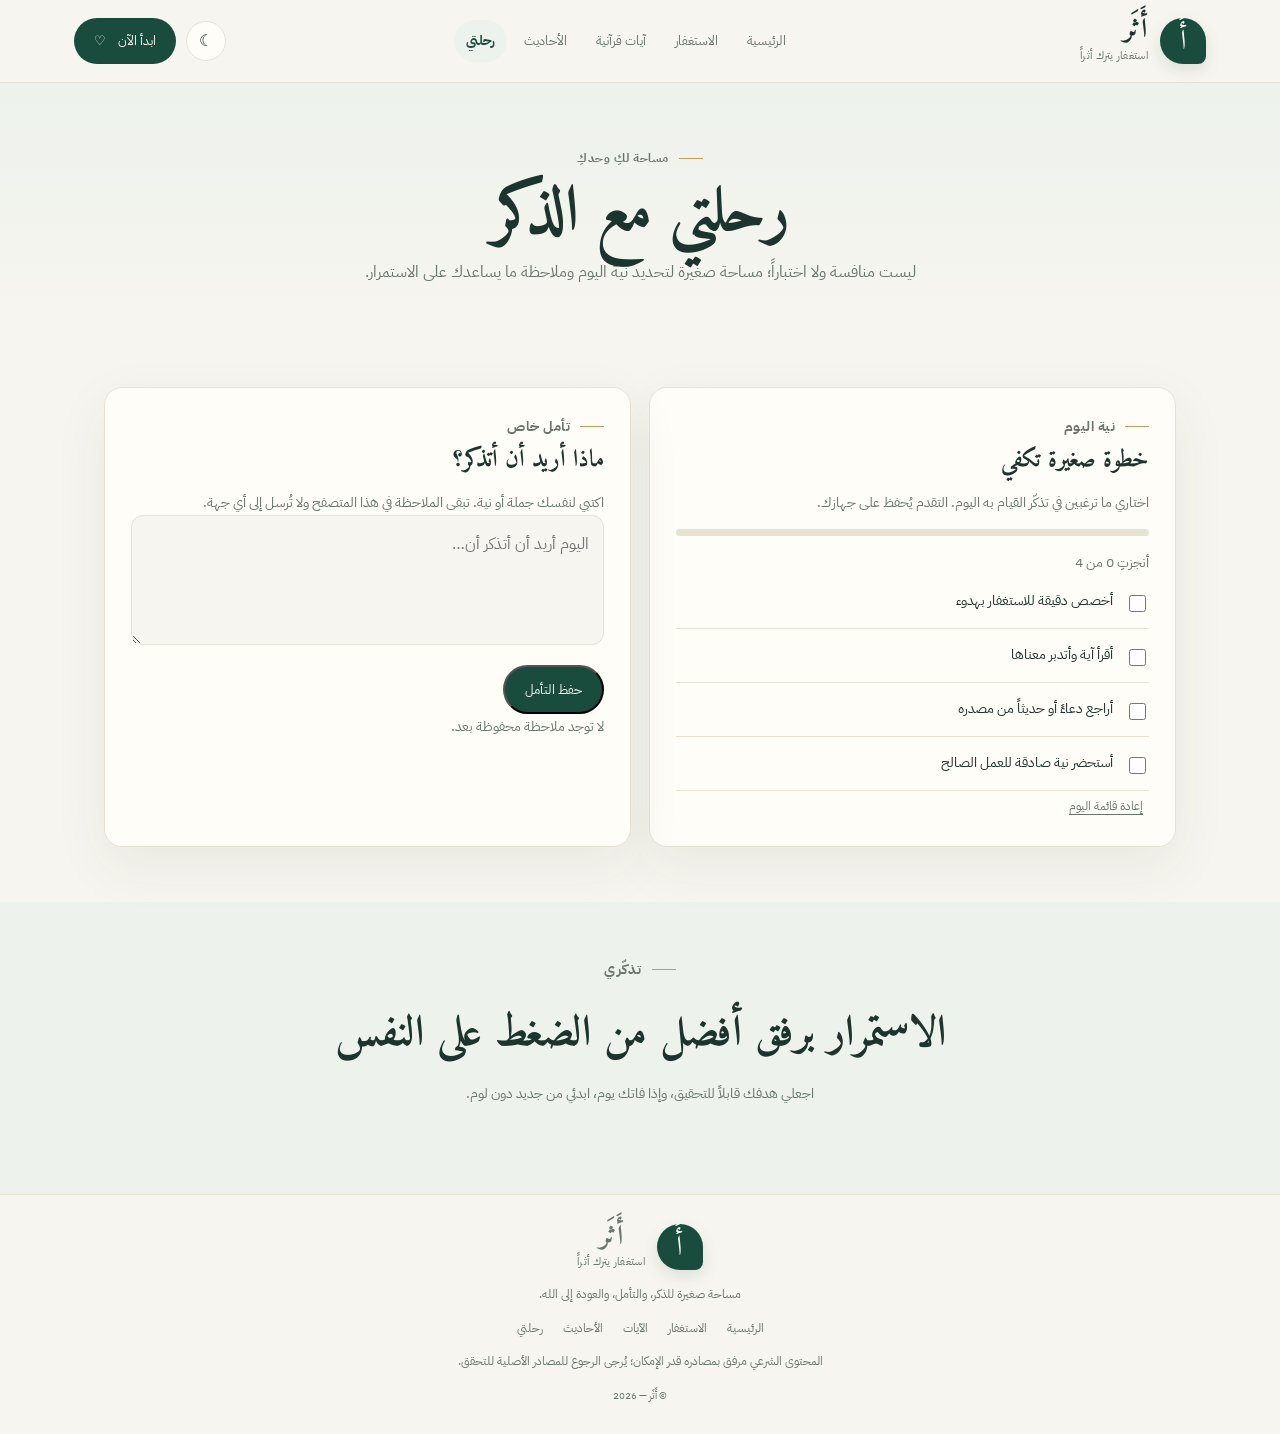
<file: journey.html>
<!doctype html><html lang="ar" dir="rtl"><head><meta charset="utf-8"><meta name="viewport" content="width=device-width, initial-scale=1"><meta name="theme-color" content="#194c3d"><meta name="description" content="مساحة شخصية لمتابعة نية اليوم والتأمل في رحلة الاستغفار."><title>رحلتي | أَثَر</title><link rel="stylesheet" href="styles.css"></head><body><header class="site-header"><div class="header-inner"><a class="brand" href="index.html"><span class="brand-mark">أَ</span><span><strong>أَثَر</strong><small>استغفار يترك أثراً</small></span></a><button class="menu-toggle" id="menuToggle" aria-label="فتح القائمة" aria-expanded="false">☰</button><nav class="nav" id="nav"><a class="" href="index.html">الرئيسية</a><a class="" href="istighfar.html">الاستغفار</a><a class="" href="quran.html">آيات قرآنية</a><a class="" href="hadith.html">الأحاديث</a><a class="active" href="journey.html">رحلتي</a></nav><div class="header-actions"><button class="icon-btn" id="themeToggle" aria-label="تبديل الوضع الليلي" title="الوضع الليلي">☾</button><a class="small-cta" href="istighfar.html">ابدأ الآن <span>♡</span></a></div></div></header><main><section class="page-hero"><p class="eyebrow" style="justify-content:center">مساحة لكِ وحدكِ</p><h1>رحلتي مع الذكر</h1><p>ليست منافسة ولا اختباراً؛ مساحة صغيرة لتحديد نية اليوم وملاحظة ما يساعدك على الاستمرار.</p></section><section class="section"><div class="container journey-grid"><article class="card"><p class="eyebrow">نية اليوم</p><h3>خطوة صغيرة تكفي</h3><p>اختاري ما ترغبين في تذكّر القيام به اليوم. التقدم يُحفظ على جهازك.</p><div class="progress-line"><span id="checkProgress"></span></div><p class="meta" id="checkLabel">أنجزتِ 0 من 4</p><div class="checklist" id="dailyChecklist"><label><input type="checkbox" data-check="0"> أخصص دقيقة للاستغفار بهدوء</label><label><input type="checkbox" data-check="1"> أقرأ آية وأتدبر معناها</label><label><input type="checkbox" data-check="2"> أراجع دعاءً أو حديثاً من مصدره</label><label><input type="checkbox" data-check="3"> أستحضر نية صادقة للعمل الصالح</label></div><button class="subtle-btn" id="clearChecklist">إعادة قائمة اليوم</button></article><article class="card reflection-form"><p class="eyebrow">تأمل خاص</p><h3>ماذا أريد أن أتذكر؟</h3><p>اكتبي لنفسك جملة أو نية. تبقى الملاحظة في هذا المتصفح ولا تُرسل إلى أي جهة.</p><textarea id="reflection" placeholder="اليوم أريد أن أتذكر أن…"></textarea><button class="primary-btn" id="saveReflection">حفظ التأمل</button><p class="saved-note" id="reflectionStatus">لا توجد ملاحظة محفوظة بعد.</p></article></div></section><section class="section section-tint"><div class="container"><div class="section-heading"><p class="eyebrow">تذكّري</p><h2>الاستمرار برفق أفضل من الضغط على النفس</h2><p>اجعلي هدفك قابلاً للتحقيق، وإذا فاتك يوم، ابدئي من جديد دون لوم.</p></div></div></section></main><footer class="footer"><a class="brand" href="index.html"><span class="brand-mark">أَ</span><span><strong>أَثَر</strong><small>استغفار يترك أثراً</small></span></a><p>مساحة صغيرة للذكر، والتأمل، والعودة إلى الله.</p><div class="footer-links"><a href="index.html">الرئيسية</a><a href="istighfar.html">الاستغفار</a><a href="quran.html">الآيات</a><a href="hadith.html">الأحاديث</a><a href="journey.html">رحلتي</a></div><p>المحتوى الشرعي مرفق بمصادره قدر الإمكان؛ يُرجى الرجوع للمصادر الأصلية للتحقق.</p><small>© أَثَر — 2026</small></footer><div class="toast" id="toast" role="status" aria-live="polite"></div><script src="script.js"></script></body></html>
</file>
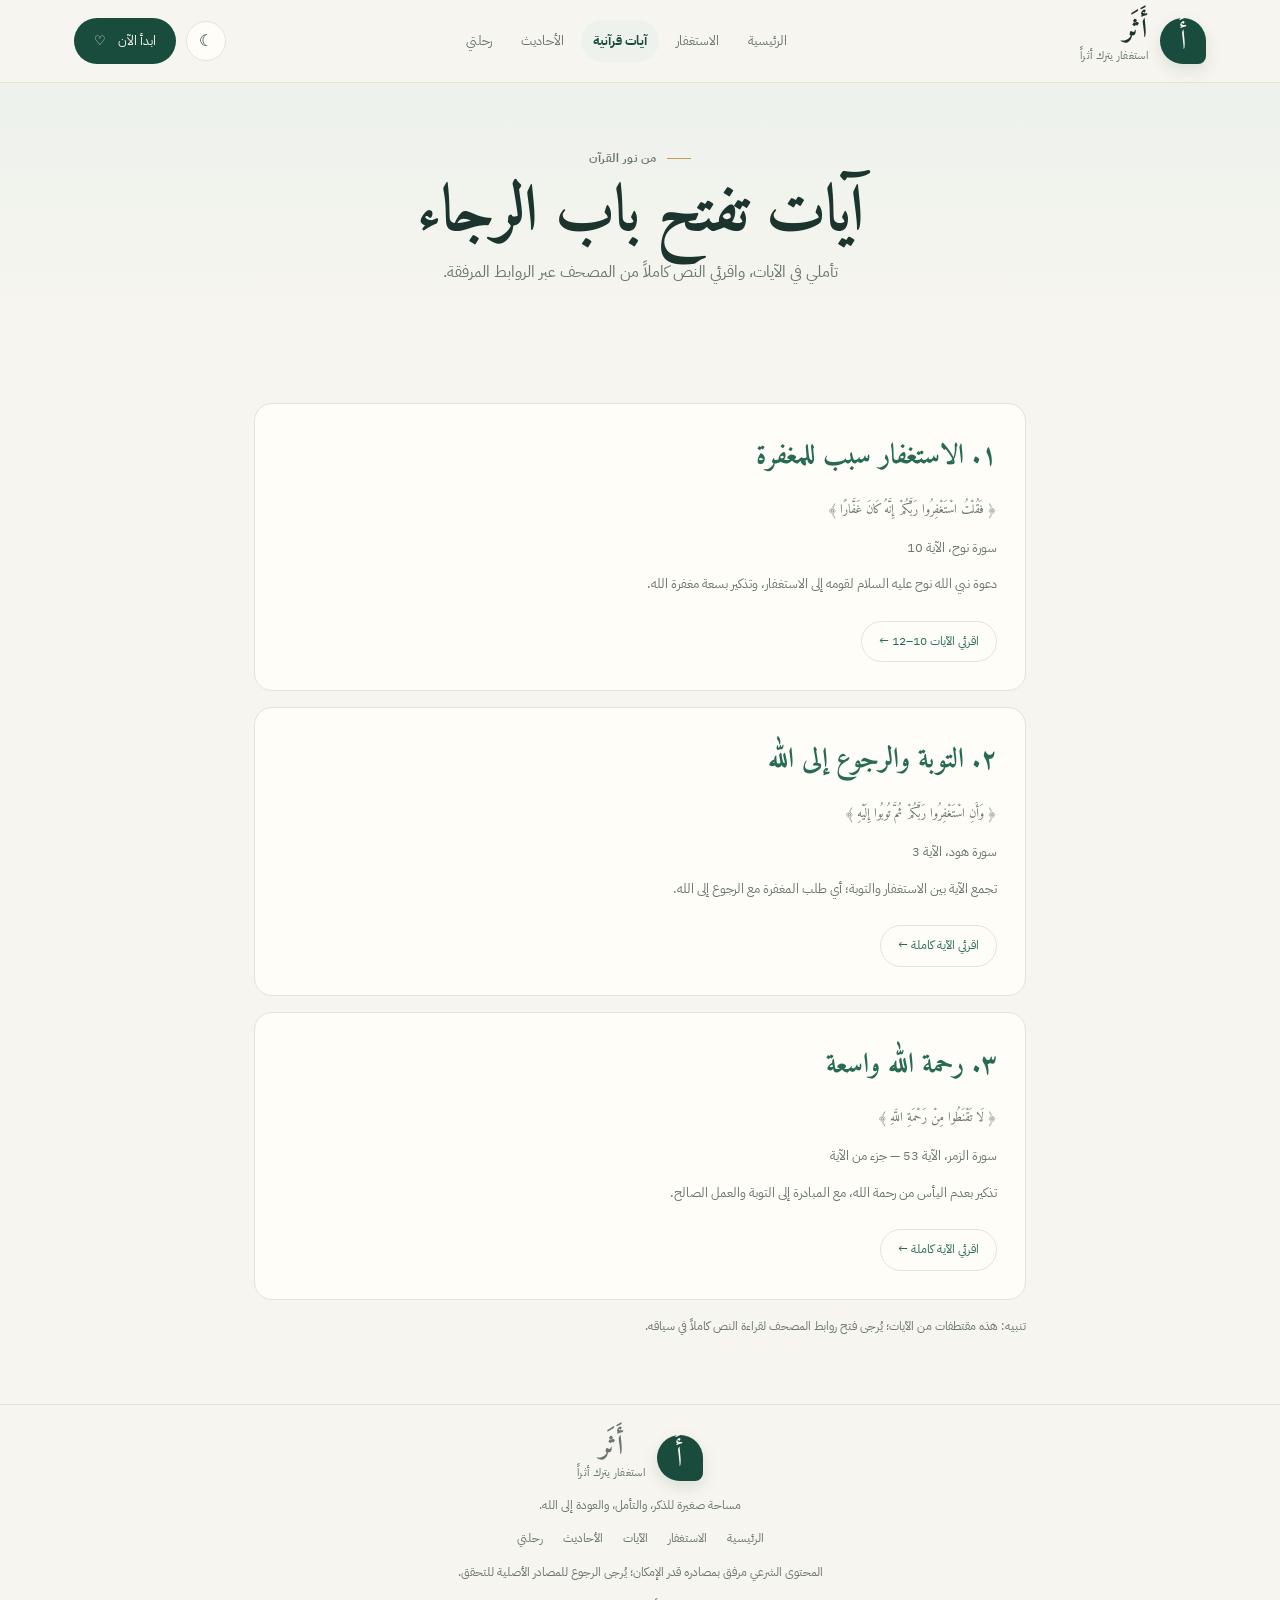
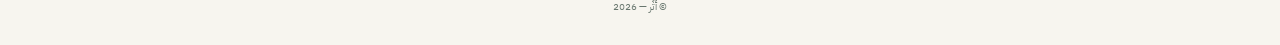
<file: quran.html>
<!doctype html><html lang="ar" dir="rtl"><head><meta charset="utf-8"><meta name="viewport" content="width=device-width, initial-scale=1"><meta name="theme-color" content="#194c3d"><meta name="description" content="آيات من القرآن عن الاستغفار والتوبة مع مصادر المصحف."><title>آيات قرآنية | أَثَر</title><link rel="stylesheet" href="styles.css"></head><body><header class="site-header"><div class="header-inner"><a class="brand" href="index.html"><span class="brand-mark">أَ</span><span><strong>أَثَر</strong><small>استغفار يترك أثراً</small></span></a><button class="menu-toggle" id="menuToggle" aria-label="فتح القائمة" aria-expanded="false">☰</button><nav class="nav" id="nav"><a class="" href="index.html">الرئيسية</a><a class="" href="istighfar.html">الاستغفار</a><a class="active" href="quran.html">آيات قرآنية</a><a class="" href="hadith.html">الأحاديث</a><a class="" href="journey.html">رحلتي</a></nav><div class="header-actions"><button class="icon-btn" id="themeToggle" aria-label="تبديل الوضع الليلي" title="الوضع الليلي">☾</button><a class="small-cta" href="istighfar.html">ابدأ الآن <span>♡</span></a></div></div></header><main><section class="page-hero"><p class="eyebrow" style="justify-content:center">من نور القرآن</p><h1>آيات تفتح باب الرجاء</h1><p>تأملي في الآيات، واقرئي النص كاملاً من المصحف عبر الروابط المرفقة.</p></section><section class="section"><div class="container content-narrow"><article class="hadith-card"><h2>١. الاستغفار سبب للمغفرة</h2><p class="quran-text">﴿ فَقُلْتُ اسْتَغْفِرُوا رَبَّكُمْ إِنَّهُ كَانَ غَفَّارًا ﴾</p><p>سورة نوح، الآية 10</p><p>دعوة نبي الله نوح عليه السلام لقومه إلى الاستغفار، وتذكير بسعة مغفرة الله.</p><a class="outline-btn" href="https://quran.com/71/10-12" target="_blank" rel="noopener">اقرئي الآيات 10–12 ←</a></article><article class="hadith-card"><h2>٢. التوبة والرجوع إلى الله</h2><p class="quran-text">﴿ وَأَنِ اسْتَغْفِرُوا رَبَّكُمْ ثُمَّ تُوبُوا إِلَيْهِ ﴾</p><p>سورة هود، الآية 3</p><p>تجمع الآية بين الاستغفار والتوبة؛ أي طلب المغفرة مع الرجوع إلى الله.</p><a class="outline-btn" href="https://quran.com/11/3" target="_blank" rel="noopener">اقرئي الآية كاملة ←</a></article><article class="hadith-card"><h2>٣. رحمة الله واسعة</h2><p class="quran-text">﴿ لَا تَقْنَطُوا مِنْ رَحْمَةِ اللَّهِ ﴾</p><p>سورة الزمر، الآية 53 — جزء من الآية</p><p>تذكير بعدم اليأس من رحمة الله، مع المبادرة إلى التوبة والعمل الصالح.</p><a class="outline-btn" href="https://quran.com/39/53" target="_blank" rel="noopener">اقرئي الآية كاملة ←</a></article><p class="meta">تنبيه: هذه مقتطفات من الآيات؛ يُرجى فتح روابط المصحف لقراءة النص كاملاً في سياقه.</p></div></section></main><footer class="footer"><a class="brand" href="index.html"><span class="brand-mark">أَ</span><span><strong>أَثَر</strong><small>استغفار يترك أثراً</small></span></a><p>مساحة صغيرة للذكر، والتأمل، والعودة إلى الله.</p><div class="footer-links"><a href="index.html">الرئيسية</a><a href="istighfar.html">الاستغفار</a><a href="quran.html">الآيات</a><a href="hadith.html">الأحاديث</a><a href="journey.html">رحلتي</a></div><p>المحتوى الشرعي مرفق بمصادره قدر الإمكان؛ يُرجى الرجوع للمصادر الأصلية للتحقق.</p><small>© أَثَر — 2026</small></footer><div class="toast" id="toast" role="status" aria-live="polite"></div><script src="script.js"></script></body></html>
</file>
<file: styles.css>
@import url('https://fonts.googleapis.com/css2?family=Amiri:wght@400;700&family=IBM+Plex+Sans+Arabic:wght@400;500;600;700&display=swap');
:root{--bg:#f7f5ef;--paper:#fffdf8;--ink:#1c342e;--muted:#68766e;--green:#194c3d;--green2:#286b54;--gold:#c49b58;--line:#e8e2d5;--soft:#edf2ec;--shadow:0 18px 55px #183d2d12}*{box-sizing:border-box}html{scroll-behavior:smooth}body{margin:0;background:var(--bg);color:var(--ink);font-family:'IBM Plex Sans Arabic',sans-serif;line-height:1.8}body.dark{--bg:#111c18;--paper:#1b2923;--ink:#f0eee5;--muted:#b1bdb4;--green:#d8e8d8;--green2:#9cc7a7;--gold:#d9b778;--line:#34463b;--soft:#22362c;--shadow:0 18px 55px #0003}a{color:inherit;text-decoration:none}button{font:inherit;cursor:pointer}.site-header{position:sticky;top:0;z-index:20;background:color-mix(in srgb,var(--bg) 92%,transparent);backdrop-filter:blur(14px);border-bottom:1px solid var(--line)}.header-inner{max-width:1180px;margin:auto;min-height:82px;padding:12px 24px;display:flex;align-items:center;justify-content:space-between;gap:24px}.brand{display:flex;align-items:center;gap:12px;min-width:180px}.brand-mark{width:46px;height:46px;border-radius:50% 50% 8px 50%;display:grid;place-items:center;background:var(--green);color:var(--bg);font-family:Amiri,serif;font-size:28px;box-shadow:0 6px 16px #194c3d20}.brand strong{display:block;font-family:Amiri,serif;font-size:27px;line-height:1.1;letter-spacing:1px}.brand small{display:block;color:var(--muted);font-size:11px;letter-spacing:.3px}.nav{display:flex;align-items:center;gap:5px}.nav a{padding:9px 12px;border-radius:24px;font-size:13px;color:var(--muted);transition:.2s}.nav a:hover,.nav a.active{background:var(--soft);color:var(--green);font-weight:700}.header-actions{display:flex;align-items:center;gap:10px}.icon-btn,.menu-toggle{width:40px;height:40px;border:1px solid var(--line);border-radius:50%;background:var(--paper);color:var(--ink)}.small-cta,.primary-btn{background:var(--green);color:var(--bg);border-radius:30px;padding:11px 20px;font-size:13px;display:inline-flex;align-items:center;gap:12px;transition:transform .2s,background .2s}.small-cta:hover,.primary-btn:hover{transform:translateY(-2px);background:var(--green2)}.menu-toggle{display:none}.container{max-width:1120px;margin:auto;padding:0 24px}.hero{position:relative;overflow:hidden;min-height:520px;display:grid;grid-template-columns:1.05fr .95fr;align-items:center;gap:30px;padding-top:46px;padding-bottom:58px}.hero:before{content:'۞';position:absolute;right:-36px;top:45px;font-size:210px;color:var(--gold);opacity:.09;pointer-events:none}.hero-copy{position:relative;z-index:1;padding:35px 0}.eyebrow{display:flex;align-items:center;gap:10px;color:var(--green2);font-size:12px;font-weight:700;letter-spacing:.5px}.eyebrow:before{content:'';width:24px;height:1px;background:var(--gold)}h1,h2,h3,p{margin-top:0}h1{font-family:Amiri,serif;font-weight:700;font-size:clamp(52px,7vw,86px);line-height:1.12;margin:18px 0 20px;letter-spacing:-1px}h1 em{font-style:normal;color:var(--green2)}.hero-copy .intro{max-width:450px;color:var(--muted);font-size:16px;margin-bottom:28px}.hero-actions{display:flex;align-items:center;gap:20px;flex-wrap:wrap}.text-link{font-size:13px;color:var(--green2);border-bottom:1px solid var(--gold);padding:6px 0}.hero-image{height:400px;background:var(--soft) url('assets/hero.png') center/cover no-repeat;border-radius:48% 48% 12px 12px;box-shadow:var(--shadow);position:relative;border:7px solid var(--paper)}.hero-image:after{content:'وَاسْتَغْفِرُوا اللَّهَ';position:absolute;bottom:20px;right:-20px;background:var(--paper);padding:13px 22px;border-radius:8px;box-shadow:var(--shadow);font-family:Amiri,serif;font-size:22px;color:var(--green)}.ornament{text-align:right;color:var(--gold);letter-spacing:5px;margin:8px 0 14px}.section{padding:55px 0}.section-tint{background:var(--soft)}.section-heading{text-align:center;max-width:620px;margin:0 auto 32px}.section-heading .eyebrow{justify-content:center}.section-heading h2{font-family:Amiri,serif;font-size:clamp(30px,4vw,43px);margin:8px 0}.section-heading p{color:var(--muted);font-size:14px}.grid-3{display:grid;grid-template-columns:repeat(3,1fr);gap:18px}.card{background:var(--paper);border:1px solid var(--line);border-radius:18px;padding:26px;box-shadow:var(--shadow)}.card-icon{width:48px;height:48px;border-radius:15px;background:var(--soft);display:grid;place-items:center;font-size:24px;color:var(--green2);margin-bottom:18px}.card h3{font-family:Amiri,serif;font-size:24px;margin-bottom:7px}.card p{color:var(--muted);font-size:14px;margin-bottom:0}.card-link{display:inline-block;color:var(--green2);font-weight:700;font-size:13px;margin-top:18px}.counter-layout{display:grid;grid-template-columns:.9fr 1.1fr;gap:28px;align-items:stretch}.counter-card{background:var(--paper);border:1px solid var(--line);border-radius:24px;padding:30px;text-align:center;box-shadow:var(--shadow)}.counter-card .eyebrow{justify-content:center}.progress-ring{width:190px;height:190px;border-radius:50%;margin:16px auto 22px;display:grid;place-items:center;background:conic-gradient(var(--green2) 0deg,var(--gold) 0deg,#e4d8bd 0deg);position:relative}.ring-inner{width:162px;height:162px;border-radius:50%;background:var(--paper);display:flex;flex-direction:column;justify-content:center;align-items:center}.ring-inner strong{font-family:Amiri,serif;font-size:50px;line-height:1.1}.ring-inner span{font-size:12px;color:var(--muted)}.counter-controls{display:flex;justify-content:center;align-items:center;gap:24px;margin-bottom:15px}.round-btn{width:39px;height:39px;border:1px solid var(--line);border-radius:50%;background:var(--soft);color:var(--green);font-size:23px}.counter-main-btn{width:100%;border:0;border-radius:12px;background:var(--green);color:var(--bg);padding:14px;font-size:18px;font-family:Amiri,serif;transition:.2s}.counter-main-btn:active{transform:scale(.98)}.counter-bottom{display:flex;justify-content:center;gap:18px;margin:12px 0}.subtle-btn{border:0;background:transparent;color:var(--muted);font-size:12px;text-decoration:underline;text-underline-offset:4px}.counter-note{color:var(--muted);font-size:12px;margin:12px 0 0}.verse-feature{padding:35px;display:flex;flex-direction:column;justify-content:center;background:var(--paper);border:1px solid var(--line);border-radius:24px;position:relative;overflow:hidden}.verse-feature:after{content:'۞';position:absolute;left:-25px;bottom:-80px;font-size:200px;color:var(--gold);opacity:.08}.quran-text{font-family:Amiri,serif;font-size:clamp(25px,3.5vw,38px);line-height:1.8;margin:15px 0;color:var(--green2)}.verse-ref{font-size:12px;color:var(--gold);font-weight:700}.verse-explain{color:var(--muted);font-size:14px;max-width:470px}.outline-btn{display:inline-flex;align-items:center;gap:10px;align-self:flex-start;border:1px solid var(--line);border-radius:28px;padding:9px 17px;color:var(--green2);font-size:12px;margin-top:12px;position:relative;z-index:1}.quote-card{max-width:850px;margin:auto;text-align:center;padding:38px 45px;background:var(--paper);border:1px solid var(--line);border-radius:20px;position:relative}.quote-card:before{content:'“';font-family:Amiri,serif;color:var(--gold);font-size:80px;position:absolute;top:-16px;right:25px;opacity:.65}.quote-text{font-family:Amiri,serif;font-size:clamp(23px,3vw,34px);line-height:1.9}.meta{color:var(--muted);font-size:12px}.page-hero{padding:65px 0 45px;text-align:center;background:linear-gradient(180deg,var(--soft),var(--bg))}.page-hero h1{font-size:clamp(40px,6vw,65px);margin:8px 0}.page-hero p{max-width:640px;margin:0 auto;color:var(--muted)}.content-narrow{max-width:820px;margin:auto}.dhikr-item{display:flex;gap:20px;align-items:flex-start;margin:15px 0}.dhikr-number{flex:0 0 42px;height:42px;border-radius:50%;background:var(--soft);color:var(--green2);display:grid;place-items:center;font-weight:700}.dhikr-body{flex:1}.dhikr-body h3{font-family:Amiri,serif;font-size:26px;margin-bottom:5px}.dhikr-body p{font-size:13px;color:var(--muted);margin-bottom:10px}.copy-btn{border:1px solid var(--line);background:transparent;border-radius:22px;padding:6px 12px;font-size:12px;color:var(--green2)}.tabs{display:flex;justify-content:center;gap:10px;flex-wrap:wrap;margin:25px 0}.tab-btn{border:1px solid var(--line);border-radius:24px;padding:8px 18px;background:var(--paper);color:var(--muted);font-size:13px}.tab-btn.active{background:var(--green);color:var(--bg)}.hidden{display:none!important}.hadith-card{margin:16px 0;padding:28px;background:var(--paper);border:1px solid var(--line);border-radius:18px}.hadith-card h2{font-family:Amiri,serif;font-size:28px;color:var(--green2);margin-bottom:8px}.hadith-card p{color:var(--muted);font-size:13px}.journey-grid{display:grid;grid-template-columns:1fr 1fr;gap:18px}.checklist label{display:flex;gap:12px;align-items:flex-start;padding:13px 0;border-bottom:1px solid var(--line);font-size:14px}.checklist input{accent-color:var(--green2);margin-top:7px;width:17px;height:17px}.progress-line{height:7px;background:var(--line);border-radius:10px;overflow:hidden;margin:14px 0}.progress-line span{display:block;height:100%;background:var(--green2);width:0;transition:width .2s}.reflection-form textarea{width:100%;min-height:130px;background:var(--bg);border:1px solid var(--line);border-radius:12px;padding:14px;color:var(--ink);font:inherit;resize:vertical}.reflection-form button{margin-top:10px}.saved-note{color:var(--muted);font-size:12px}.footer{border-top:1px solid var(--line);padding:28px 24px;text-align:center;color:var(--muted);font-size:12px}.footer .brand{justify-content:center;margin-bottom:12px}.footer-links{display:flex;justify-content:center;gap:20px;flex-wrap:wrap;margin:12px}.toast{position:fixed;bottom:24px;left:50%;transform:translate(-50%,20px);background:var(--green);color:var(--bg);padding:11px 20px;border-radius:28px;font-size:13px;opacity:0;pointer-events:none;transition:.25s;z-index:50}.toast.show{opacity:1;transform:translate(-50%,0)}
@media(max-width:900px){.header-inner{gap:10px}.nav{gap:0}.nav a{padding:8px;font-size:12px}.brand{min-width:140px}.small-cta{display:none}.hero{min-height:auto;grid-template-columns:1fr 1fr}.hero-image{height:330px}.grid-3{grid-template-columns:1fr 1fr}.counter-layout{grid-template-columns:1fr 1fr}}
@media(max-width:700px){.header-inner{flex-wrap:wrap;min-height:70px;padding:10px 16px}.brand{margin-left:auto}.menu-toggle{display:block;order:3}.header-actions{order:2}.nav{display:none;order:4;width:100%;flex-direction:column;align-items:stretch;padding:8px 0 12px}.nav.open{display:flex}.nav a{padding:10px 14px}.hero{grid-template-columns:1fr;padding-top:20px;gap:12px}.hero-copy{padding:18px 0 5px}.hero-image{height:300px;grid-row:1;border-radius:40% 40% 12px 12px;margin:0 12px}.hero-image:after{right:-8px;font-size:18px}.hero h1{font-size:57px}.container{padding:0 18px}.section{padding:42px 0}.grid-3,.counter-layout,.journey-grid{grid-template-columns:1fr}.card{padding:22px}.counter-card,.verse-feature{padding:24px}.quote-card{padding:30px 22px}.page-hero{padding:48px 18px 35px}.header-actions{margin-right:auto}.brand{margin-left:0}}
</file>
